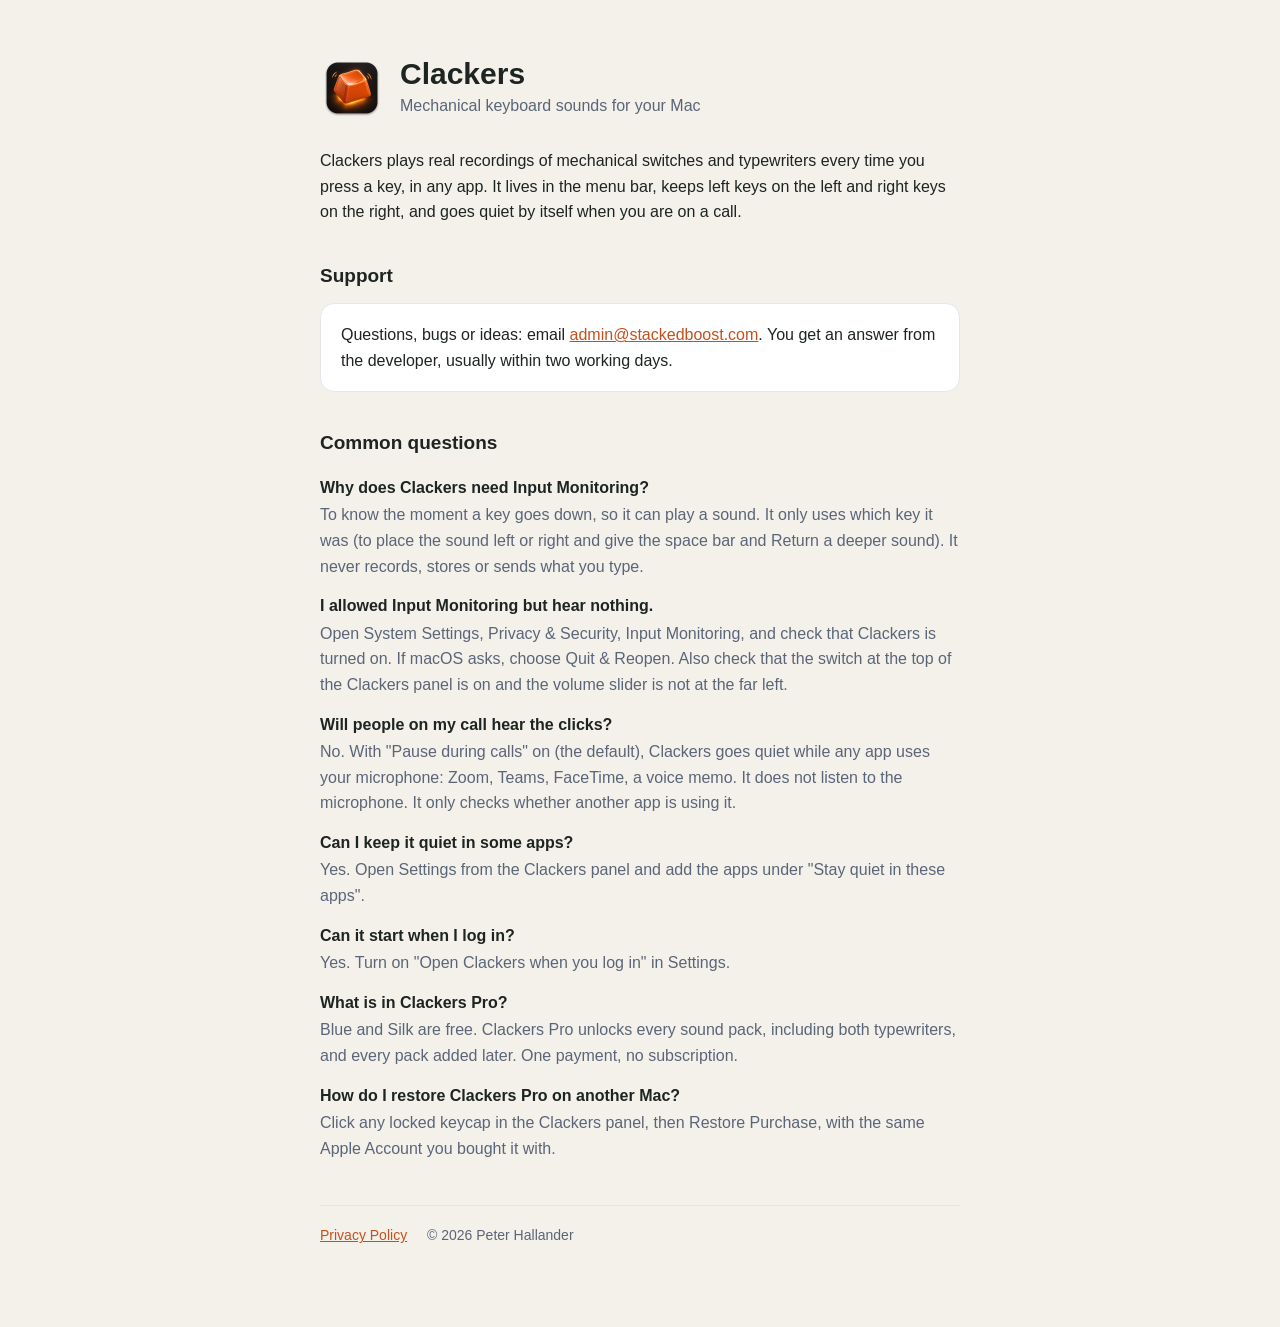
<file: index.html>
<!doctype html>
<html lang="en">
<head>
<meta charset="utf-8">
<meta name="viewport" content="width=device-width,initial-scale=1">
<title>Clackers: Keyboard Sounds for Mac</title>
<meta name="description" content="Clackers plays real mechanical keyboard and typewriter sounds as you type on your Mac, and goes quiet during calls. Support and contact.">
<link rel="icon" href="icon.png">
<link rel="stylesheet" href="style.css">
</head>
<body>
<main>
<header>
  <img src="icon.png" alt="">
  <div>
    <h1>Clackers</h1>
    <p class="sub">Mechanical keyboard sounds for your Mac</p>
  </div>
</header>

<p>Clackers plays real recordings of mechanical switches and typewriters every time you press a key, in any app. It lives in the menu bar, keeps left keys on the left and right keys on the right, and goes quiet by itself when you are on a call.</p>

<h2>Support</h2>
<div class="card">
  <p style="margin:0">Questions, bugs or ideas: email <a href="mailto:admin@stackedboost.com?subject=Clackers">admin@stackedboost.com</a>. You get an answer from the developer, usually within two working days.</p>
</div>

<h2>Common questions</h2>
<dl>
  <dt>Why does Clackers need Input Monitoring?</dt>
  <dd>To know the moment a key goes down, so it can play a sound. It only uses which key it was (to place the sound left or right and give the space bar and Return a deeper sound). It never records, stores or sends what you type.</dd>
  <dt>I allowed Input Monitoring but hear nothing.</dt>
  <dd>Open System Settings, Privacy &amp; Security, Input Monitoring, and check that Clackers is turned on. If macOS asks, choose Quit &amp; Reopen. Also check that the switch at the top of the Clackers panel is on and the volume slider is not at the far left.</dd>
  <dt>Will people on my call hear the clicks?</dt>
  <dd>No. With "Pause during calls" on (the default), Clackers goes quiet while any app uses your microphone: Zoom, Teams, FaceTime, a voice memo. It does not listen to the microphone. It only checks whether another app is using it.</dd>
  <dt>Can I keep it quiet in some apps?</dt>
  <dd>Yes. Open Settings from the Clackers panel and add the apps under "Stay quiet in these apps".</dd>
  <dt>Can it start when I log in?</dt>
  <dd>Yes. Turn on "Open Clackers when you log in" in Settings.</dd>
  <dt>What is in Clackers Pro?</dt>
  <dd>Blue and Silk are free. Clackers Pro unlocks every sound pack, including both typewriters, and every pack added later. One payment, no subscription.</dd>
  <dt>How do I restore Clackers Pro on another Mac?</dt>
  <dd>Click any locked keycap in the Clackers panel, then Restore Purchase, with the same Apple Account you bought it with.</dd>
</dl>

<nav><a href="privacy.html">Privacy Policy</a> <span>© 2026 Peter Hallander</span></nav>
</main>
<!-- send-to-mac: phone visitors get a way to send this page to their Mac -->
<div id="stm" hidden role="region" aria-label="Send this page to your Mac">
  <p><strong>On your phone?</strong> This is a Mac app. Send the link to yourself and open it on your Mac.</p>
  <div class="stm-row">
    <a id="stm-mail" class="stm-btn">Email me the link</a>
    <button id="stm-share" class="stm-btn stm-alt" type="button" hidden>Share…</button>
    <button id="stm-x" class="stm-x" type="button" aria-label="Close">×</button>
  </div>
</div>
<style>
#stm{position:fixed;left:12px;right:12px;bottom:calc(12px + env(safe-area-inset-bottom,0px));z-index:9999;background:#fff;color:#1d2422;border:1px solid rgba(0,0,0,.12);border-radius:16px;box-shadow:0 10px 30px rgba(0,0,0,.18);padding:14px 16px;font:15px/1.4 inherit;font-family:inherit}
#stm p{margin:0 28px 10px 0}
#stm .stm-row{display:flex;gap:8px;align-items:center;flex-wrap:wrap}
#stm .stm-btn{display:inline-flex;align-items:center;min-height:44px;padding:0 16px;border-radius:12px;background:#1d2422;color:#fff;font:inherit;font-weight:600;text-decoration:none;border:0;cursor:pointer}
#stm .stm-alt{background:transparent;color:#1d2422;border:1px solid rgba(0,0,0,.2)}
#stm .stm-x{position:absolute;top:6px;right:6px;width:44px;height:44px;border:0;background:none;font-size:24px;color:#5b6578;cursor:pointer}
@media (prefers-color-scheme:dark){#stm{background:#1c1f1e;color:#f1f1ee;border-color:rgba(255,255,255,.15)}#stm .stm-btn{background:#f1f1ee;color:#141312}#stm .stm-alt{background:transparent;color:#f1f1ee;border-color:rgba(255,255,255,.3)}#stm .stm-x{color:#b5b9b6}}
</style>
<script>
(function(){
  var phone = /iPhone|iPod|Android.*Mobile|Mobile.*Android/i.test(navigator.userAgent) || (matchMedia('(pointer:coarse)').matches && innerWidth < 820);
  if (!phone) return;
  try { if (sessionStorage.getItem('stm-closed')) return; } catch (e) {}
  var el = document.getElementById('stm'), url = location.origin + location.pathname, t = document.title;
  var mail = document.getElementById('stm-mail');
  mail.href = 'mailto:?subject=' + encodeURIComponent('Open on my Mac: ' + t) + '&body=' + encodeURIComponent(t + '\n' + url);
  var sh = document.getElementById('stm-share');
  if (navigator.share) { sh.hidden = false; sh.onclick = function(){ navigator.share({ title: t, url: url }).catch(function(){}); }; }
  document.getElementById('stm-x').onclick = function(){ el.hidden = true; try { sessionStorage.setItem('stm-closed', '1'); } catch (e) {} };
  setTimeout(function(){ el.hidden = false; }, 1500);
})();
</script>
<!-- /send-to-mac -->

</body>
</html>
</file>
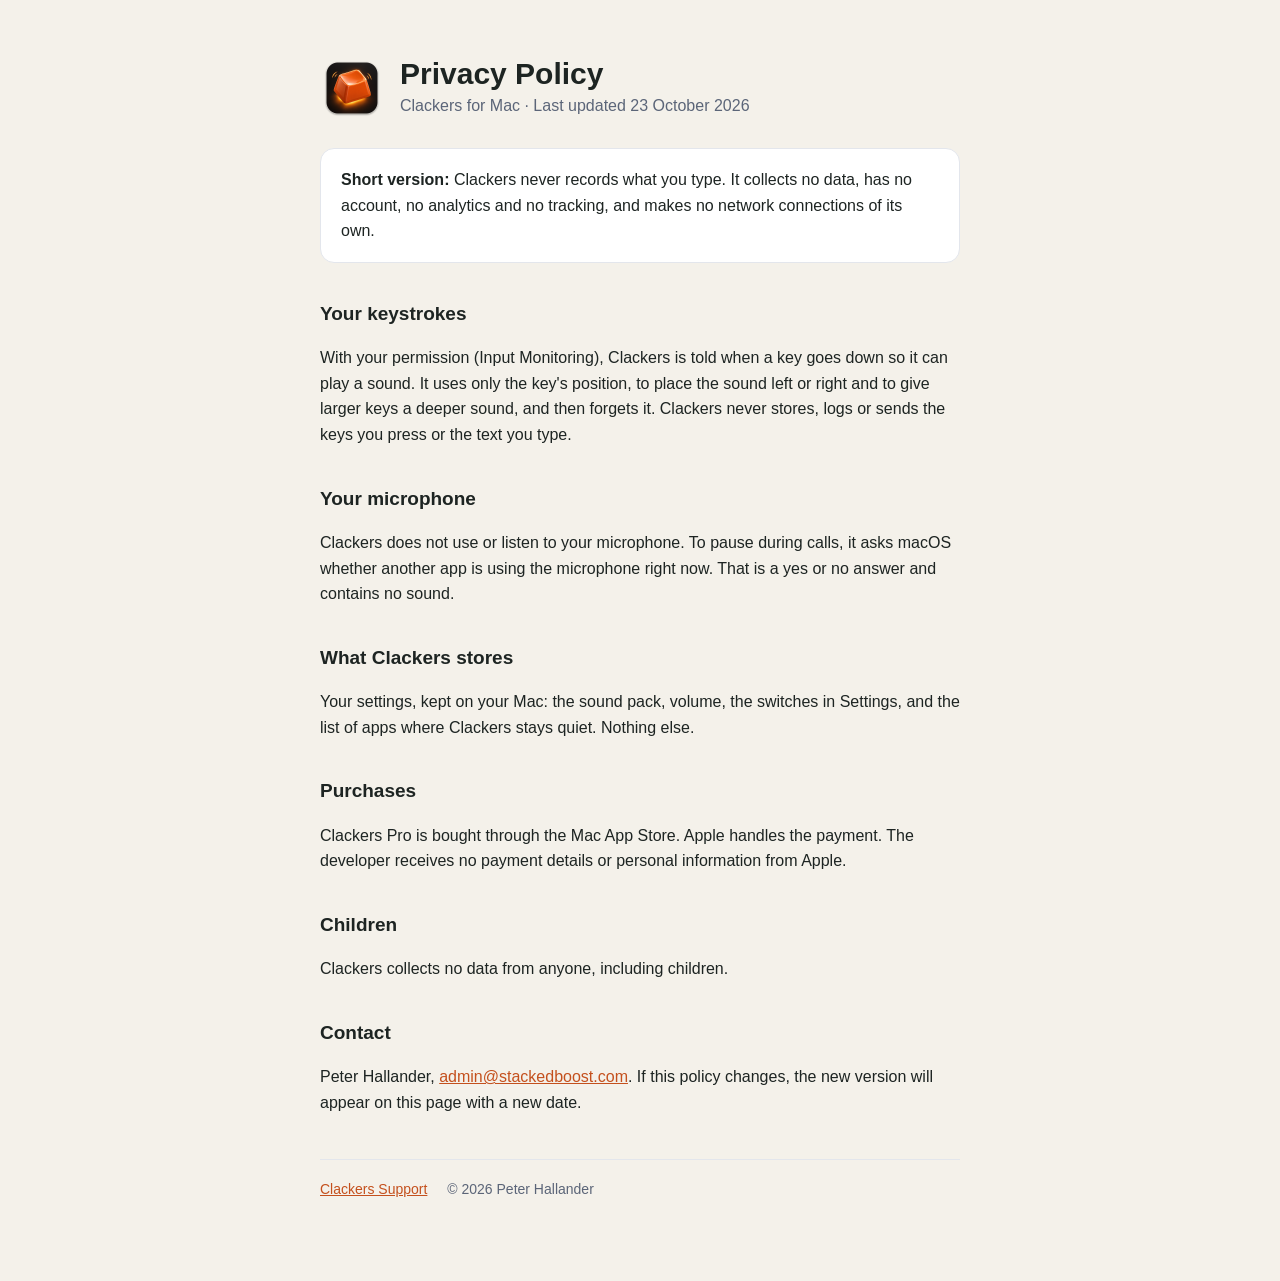
<file: privacy.html>
<!doctype html>
<html lang="en">
<head>
<meta charset="utf-8">
<meta name="viewport" content="width=device-width,initial-scale=1">
<title>Clackers Privacy Policy</title>
<link rel="icon" href="icon.png">
<link rel="stylesheet" href="style.css">
</head>
<body>
<main>
<header>
  <img src="icon.png" alt="">
  <div>
    <h1>Privacy Policy</h1>
    <p class="sub">Clackers for Mac · Last updated 23 October 2026</p>
  </div>
</header>

<div class="card"><p style="margin:0"><strong>Short version:</strong> Clackers never records what you type. It collects no data, has no account, no analytics and no tracking, and makes no network connections of its own.</p></div>

<h2>Your keystrokes</h2>
<p>With your permission (Input Monitoring), Clackers is told when a key goes down so it can play a sound. It uses only the key's position, to place the sound left or right and to give larger keys a deeper sound, and then forgets it. Clackers never stores, logs or sends the keys you press or the text you type.</p>

<h2>Your microphone</h2>
<p>Clackers does not use or listen to your microphone. To pause during calls, it asks macOS whether another app is using the microphone right now. That is a yes or no answer and contains no sound.</p>

<h2>What Clackers stores</h2>
<p>Your settings, kept on your Mac: the sound pack, volume, the switches in Settings, and the list of apps where Clackers stays quiet. Nothing else.</p>

<h2>Purchases</h2>
<p>Clackers Pro is bought through the Mac App Store. Apple handles the payment. The developer receives no payment details or personal information from Apple.</p>

<h2>Children</h2>
<p>Clackers collects no data from anyone, including children.</p>

<h2>Contact</h2>
<p>Peter Hallander, <a href="mailto:admin@stackedboost.com?subject=Clackers%20privacy">admin@stackedboost.com</a>. If this policy changes, the new version will appear on this page with a new date.</p>

<nav><a href="index.html">Clackers Support</a> <span>© 2026 Peter Hallander</span></nav>
</main>
</body>
</html>
</file>
<file: style.css>
:root{--ink:#1d2422;--muted:#5b6578;--bg:#f4f1ea;--card:#fff;--line:#e3e6ec;--accent:#c4501d}
@media (prefers-color-scheme:dark){:root{--ink:#eef1f6;--muted:#a3abb9;--bg:#1a1917;--card:#24221f;--line:#263044;--accent:#ff8a4c}}
*{box-sizing:border-box}
body{margin:0;background:var(--bg);color:var(--ink);font:16px/1.6 -apple-system,BlinkMacSystemFont,"SF Pro Text","Segoe UI",sans-serif}
main{max-width:680px;margin:0 auto;padding:56px 20px 80px}
header{display:flex;align-items:center;gap:16px;margin-bottom:28px}
header img{width:64px;height:64px}
h1{font-size:30px;line-height:1.15;margin:0}
.sub{color:var(--muted);margin:2px 0 0}
h2{font-size:19px;margin:36px 0 8px}
p,li{color:var(--ink)}
.muted{color:var(--muted)}
.card{background:var(--card);border:1px solid var(--line);border-radius:14px;padding:18px 20px;margin:12px 0}
a{color:var(--accent)}
nav{margin-top:44px;padding-top:18px;border-top:1px solid var(--line);font-size:14px;color:var(--muted)}
nav a{margin-right:16px}
dt{font-weight:600;margin-top:14px}
dd{margin:2px 0 0;color:var(--muted)}
</file>
